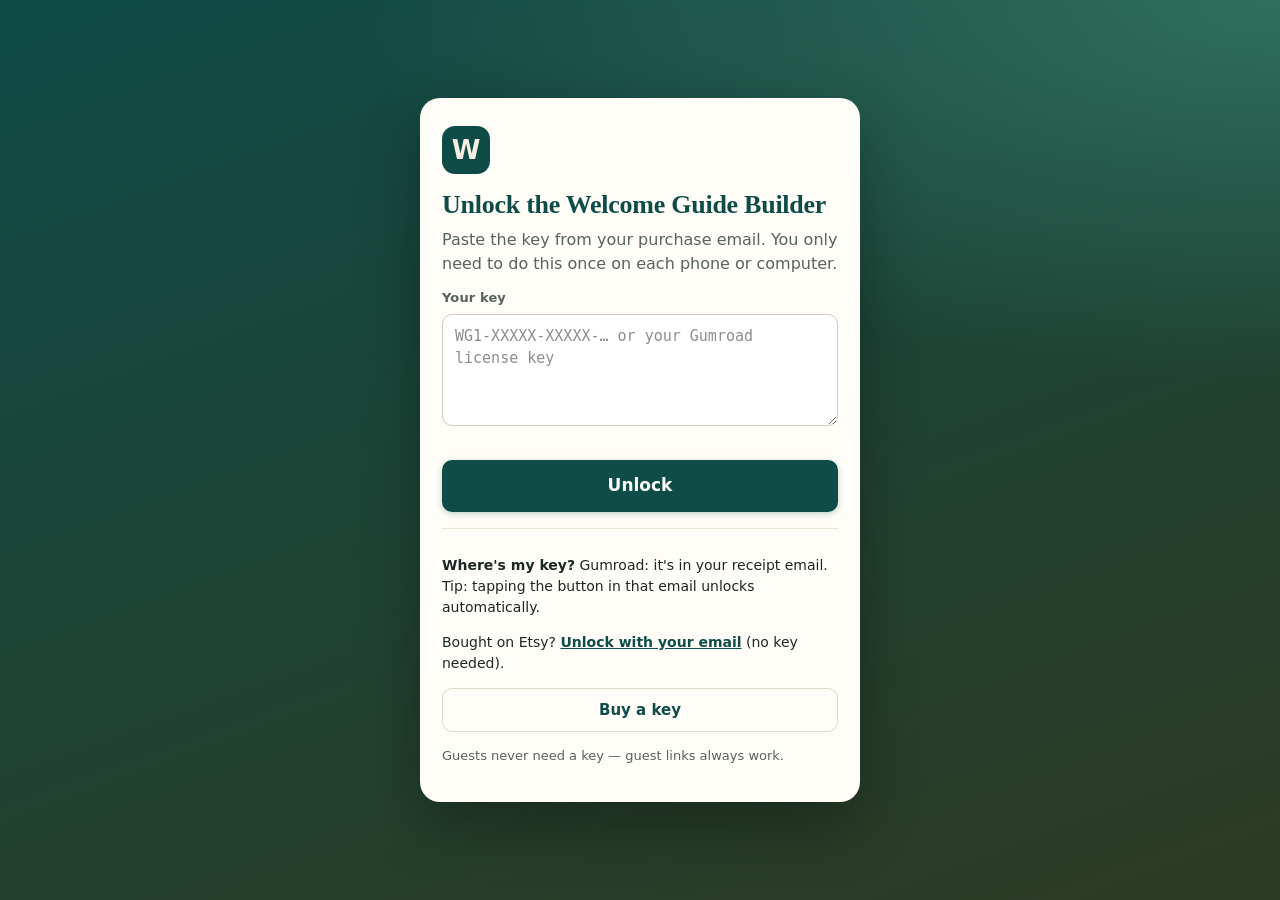
<file: index.html>
<!doctype html><html lang="en"><head><meta charset="utf-8"><meta http-equiv="Cache-Control" content="no-cache, no-store, must-revalidate"><meta http-equiv="Pragma" content="no-cache"><meta http-equiv="Expires" content="0"><meta name="wg-version" content="13"><meta name="theme-color" content="#0f4c47"><meta name="viewport" content="width=device-width,initial-scale=1">
<title>Welcome Guide</title><link rel="stylesheet" href="style.css?v=13"></head><body>
<div id="lock" class="lock" hidden><form id="lockForm" class="lockCard" novalidate>
 <span class="logo big" aria-hidden="true">W</span><h1>Unlock the Welcome Guide Builder</h1>
 <p>Paste the key from your purchase email. You only need to do this once on each phone or computer.</p>
 <label for="lockKey">Your key</label><textarea id="lockKey" rows="4" autocomplete="off" autocapitalize="characters" spellcheck="false" placeholder="WG1-XXXXX-XXXXX-… or your Gumroad license key"></textarea>
 <p id="lockErr" class="lockErr" role="alert"></p><button id="lockBtn" class="primary">Unlock</button>
 <div class="lockHelp"><p><b>Where's my key?</b> Gumroad: it's in your receipt email. Tip: tapping the button in that email unlocks automatically.</p><p hidden>Bought on Etsy? <a id="lockClaim" href="#">Claim your key with your order number</a>.</p><p hidden>Bought on Etsy? <a id="lockEmail" href="unlock.html">Unlock with your email</a> (no key needed).</p>
 <p><a id="lockBuy" class="btn ghost" hidden>Buy a key</a></p><p class="hint">Guests never need a key — guest links always work.</p></div></form></div>
<div id="editor" hidden>
 <header class="top"><h1><span class="logo" aria-hidden="true">W</span>Welcome Guide Builder</h1>
  <div class="actions"><button id="btnExample" class="ghost">Load example</button><button id="btnClear" class="ghost">Clear</button><button id="btnLink" class="primary">Create guest link</button></div>
</header>
 <div class="seg" role="tablist"><button id="tabEdit" class="on">✏️ Edit</button><button id="tabPrev">👁️ Preview</button></div>
 <main class="wrap">
  <form id="form" class="panel" onsubmit="return false">
   <fieldset id="langBox"><legend><span class="ic" aria-hidden="true">🌐</span>Guide language</legend>
    <label for="langSel" class="langLbl">Guide language (what guests will see)</label><select name="lang" id="langSel"><option value="en" lang="en">English</option><optgroup label="Southern Africa"><option value="af" lang="af">Afrikaans</option><option value="nso" lang="nso">Sepedi</option><option value="st" lang="st">Sesotho</option><option value="tn" lang="tn">Setswana</option><option value="nr" lang="nr">isiNdebele — Southern Ndebele</option><option value="ve" lang="ve">Tshivenḓa — Tshivenda</option><option value="xh" lang="xh">isiXhosa — Xhosa</option><option value="ts" lang="ts">Xitsonga</option><option value="zu" lang="zu">isiZulu — Zulu</option></optgroup><optgroup label="Africa"><option value="am" lang="am">አማርኛ — Amharic</option><option value="ha" lang="ha">Hausa</option><option value="ig" lang="ig">Asụsụ Igbo — Igbo</option><option value="sw" lang="sw">Kiswahili — Swahili</option><option value="yo" lang="yo">Yorùbá — Yoruba</option></optgroup><optgroup label="Europe"><option value="cs" lang="cs">Čeština — Czech</option><option value="da" lang="da">Dansk — Danish</option><option value="nl" lang="nl">Nederlands — Dutch</option><option value="fi" lang="fi">Suomi — Finnish</option><option value="fr" lang="fr">Français — French</option><option value="de" lang="de">Deutsch — German</option><option value="el" lang="el">Ελληνικά — Greek</option><option value="hu" lang="hu">Magyar — Hungarian</option><option value="it" lang="it">Italiano — Italian</option><option value="nb" lang="nb">Norsk — Norwegian</option><option value="pl" lang="pl">Polski — Polish</option><option value="pt" lang="pt">Português — Portuguese (Portugal)</option><option value="ro" lang="ro">Română — Romanian</option><option value="ru" lang="ru">Русский — Russian</option><option value="es" lang="es">Español — Spanish</option><option value="sv" lang="sv">Svenska — Swedish</option><option value="tr" lang="tr">Türkçe — Turkish</option><option value="uk" lang="uk">Українська — Ukrainian</option></optgroup><optgroup label="Middle East"><option value="ar" lang="ar">العربية — Arabic</option><option value="he" lang="he">עברית — Hebrew</option><option value="fa" lang="fa">فارسی — Persian</option></optgroup><optgroup label="Asia"><option value="bn" lang="bn">বাংলা — Bengali</option><option value="zh" lang="zh-Hans">简体中文 — Chinese (Simplified)</option><option value="zht" lang="zh-Hant">繁體中文 — Chinese (Traditional)</option><option value="fil" lang="fil">Filipino</option><option value="hi" lang="hi">हिन्दी — Hindi</option><option value="id" lang="id">Bahasa Indonesia — Indonesian</option><option value="ja" lang="ja">日本語 — Japanese</option><option value="ko" lang="ko">한국어 — Korean</option><option value="ms" lang="ms">Bahasa Melayu — Malay</option><option value="pa" lang="pa">ਪੰਜਾਬੀ — Punjabi</option><option value="ta" lang="ta">தமிழ் — Tamil</option><option value="th" lang="th">ไทย — Thai</option><option value="ur" lang="ur">اردو — Urdu</option><option value="vi" lang="vi">Tiếng Việt — Vietnamese</option></optgroup><optgroup label="Americas"><option value="ptbr" lang="pt-BR">Português (Brasil) — Portuguese (Brazil)</option><option value="es419" lang="es-419">Español (Latinoamérica) — Spanish (Latin America)</option></optgroup></select>
    <p class="hint">Translates the guide’s headings and buttons. Your own text stays as you typed it.</p></fieldset>
   <div class="intro"><b>How it works</b><ol><li>Fill in your details below (or tap <i>Load example</i> to see one). Everything saves automatically on this phone/browser only.</li><li>Tap <b>Create guest link</b>, then send the link on WhatsApp/email or print the QR code for the unit.</li><li>Guests open it in their phone browser — no app needed.</li></ol>
   <p>🔒 <b>Privacy:</b> everything you enter (Wi-Fi password, lockbox codes, address) is stored inside the link itself. Anyone with the link or QR code can read it — only share it with booked guests.</p>
   <p>🔁 <b>Changed something?</b> Make a new link and QR code after every edit. Old links keep showing the old details.</p></div>
   <fieldset><legend><span class="ic" aria-hidden="true">🏡</span>Property</legend>
    <label>Property name<input name="property"></label><label>Host name<input name="host"></label>
    <label>Welcome message<textarea name="welcome" rows="3"></textarea></label>
    <div id="trBox" class="trBox" hidden><button type="button" id="btnTr" class="ghost">🌐 Translate</button><p id="trStatus" class="hint" aria-live="polite"></p>
     <label id="trWrap">Welcome message (translated)<textarea name="welcomeT" rows="3" placeholder="Tap Translate, or type the welcome message in the guide language yourself"></textarea></label>
     <p class="hint">Machine translation by a free service — please check it. Only the welcome message is translated; your other text stays as you typed it.</p></div>
    <label>Address<textarea name="address" rows="2"></textarea></label>
    <label>Map link for address (optional)<input name="addressMap" placeholder="https://maps.google.com/..."></label></fieldset>
   <fieldset><legend><span class="ic" aria-hidden="true">🏢</span>Units</legend>
    <label class="chk"><input type="checkbox" id="multi"> This property has multiple units (rooms, flats, cottages)</label>
    <div id="unitsBox" hidden><p class="hint">Everything else in this form is the shared guide. Pick the building and unit, then tap <b>Create guest link</b> for that unit. Details are saved per building + unit and come back when you switch to it again.</p>
     <label>Dorm / building name<input id="uBldg" list="bldgList" placeholder="e.g. Block A" autocomplete="off"></label><datalist id="bldgList"></datalist>
     <label>Which unit<input id="uWhich" list="unitUsed" placeholder="e.g. 12 or Sea View" autocomplete="off"></label><datalist id="unitUsed"></datalist>
     <p class="hint" id="uLabel"></p>
     <details class="udetails"><summary>More details (optional)</summary>
      <label>Unit note<textarea rows="2" id="ud-note" data-ud="note" placeholder="e.g. Ground floor, sea-facing"></textarea></label>
      <div class="row"><label>Wi-Fi name (override)<input id="ud-wifiName" data-ud="wifiName" placeholder="Leave blank to use shared"></label><label>Wi-Fi password (override)<input id="ud-wifiPass" data-ud="wifiPass"></label></div>
      <label>Door / lockbox code<input id="ud-code" data-ud="code"></label>
      <label>Extra note<textarea rows="2" id="ud-extra" data-ud="extra"></textarea></label></details></div></fieldset>
   <fieldset><legend><span class="ic" aria-hidden="true">🔑</span>Check-in / Check-out</legend><div class="row">
    <label>Check-in from<input name="checkin" type="time"></label><label>Check-out by<input name="checkout" type="time"></label></div>
    <label>Check-in instructions<textarea name="checkinNotes" rows="3"></textarea></label>
    <label>Check-out instructions<textarea name="checkoutNotes" rows="2"></textarea></label></fieldset>
   <fieldset><legend><span class="ic" aria-hidden="true">📶</span>Wi-Fi</legend><div class="row"><label>Network name<input name="wifiName"></label><label>Password<input name="wifiPass"></label></div></fieldset>
   <fieldset><legend><span class="ic" aria-hidden="true">📋</span>House rules</legend><p class="hint">One rule per line item, e.g. "No smoking indoors".</p><div class="list" data-list="rules"></div><button type="button" class="add" data-add="rules">+ Add rule</button></fieldset>
   <fieldset><legend><span class="ic" aria-hidden="true">🛠️</span>Appliances &amp; how-to</legend><p class="hint">Ideas: load-shedding &amp; the inverter, gate remote / alarm, geyser, braai, DStv/TV, washing machine.</p><div class="list" data-list="howto"></div><button type="button" class="add" data-add="howto">+ Add note</button></fieldset>
   <fieldset><legend><span class="ic" aria-hidden="true">🚗</span>Parking</legend><textarea name="parking" rows="2"></textarea></fieldset>
   <fieldset><legend><span class="ic" aria-hidden="true">🌍</span>Local recommendations</legend><p class="hint">Map link: in Google Maps, find the place, tap <b>Share → Copy link</b>, and paste it here.</p><div class="list" data-list="recs"></div><button type="button" class="add" data-add="recs">+ Add place</button></fieldset>
   <fieldset><legend><span class="ic" aria-hidden="true">☎️</span>Contacts</legend><div class="row"><label>Host phone<input name="hostPhone" type="tel" placeholder="+27 82 123 4567"></label><label>WhatsApp<input name="hostWhatsapp" type="tel"></label></div>
    <p class="hint">Type numbers as you would dial them, e.g. 082 123 4567 or +27 82 123 4567 — both work. WhatsApp numbers starting with 0 are converted to +27 automatically.</p><p class="hint"><b>Emergency &amp; useful numbers</b> (SA defaults included — edit as needed)</p><div class="list" data-list="emergency"></div><button type="button" class="add" data-add="emergency">+ Add contact</button></fieldset>
   <fieldset><legend><span class="ic" aria-hidden="true">✅</span>Checkout checklist</legend><div class="list" data-list="checklist"></div><button type="button" class="add" data-add="checklist">+ Add item</button></fieldset>
   <p class="hint" id="saved">✓ Autosaved on this device.</p><p class="hint verStamp" id="wgVer">Builder version v11</p>
  </form>
  <section class="previewWrap"><div class="previewLabel">Live guest preview</div><div class="phone"><div id="preview" class="guide"></div></div></section>
 </main>
 <div id="modal" class="modal" hidden><div class="card">
  <h2 id="modalTitle">Guest link ready</h2><p class="hint" id="linkInfo"></p>
  <textarea id="linkOut" rows="4" readonly></textarea>
  <div class="actions"><button id="btnCopy" class="primary">Copy link</button><a id="btnOpen" class="ghost btn" target="_blank">Open</a><button id="btnClose" class="ghost">Close</button></div>
  <div id="qr"></div><p class="hint">Print this QR code and leave it in the unit.</p><div class="actions qrAct"><button id="btnPrint" class="ghost">🖨️ Print QR</button><button id="btnPng" class="ghost">⬇️ Download QR (PNG)</button><button id="btnShare" class="ghost">📤 Share</button></div></div></div>

</div>
<div id="guest" class="guide guestPage" hidden></div>
<div id="toast" class="toast"><span id="toastMsg"></span><button id="toastUndo" hidden>Undo</button></div>
<script src="lib/lz-string.min.js"></script><script src="lib/qrcode.js"></script><script src="lib/nacl-fast.min.js"></script><script src="config.js?v=13"></script><script src="gate.js?v=13"></script><script src="langs.js?v=13"></script><script src="app.js?v=13"></script>
</body></html>
</file>
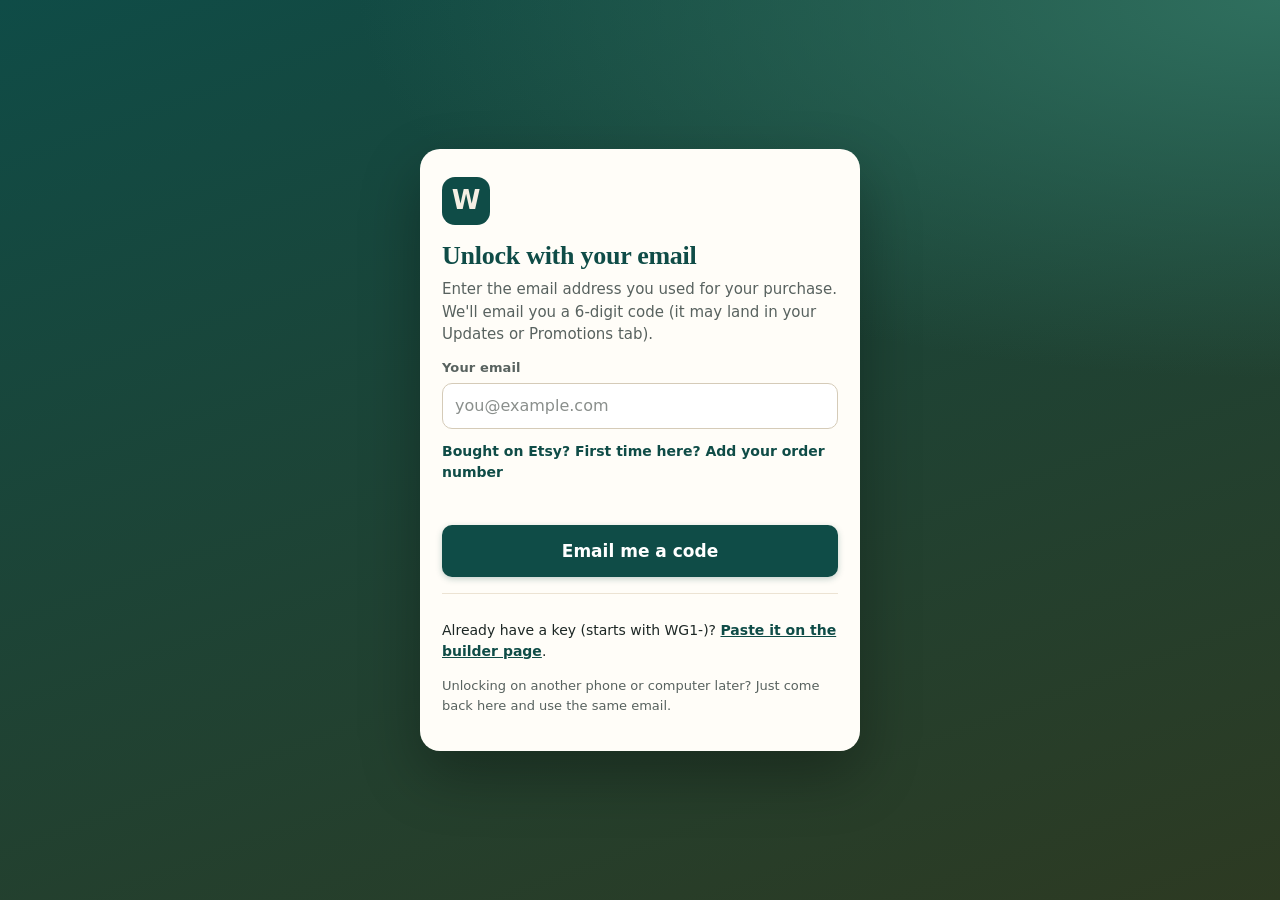
<file: unlock.html>
<!doctype html><html lang="en"><head><meta charset="utf-8"><meta name="viewport" content="width=device-width,initial-scale=1"><meta name="theme-color" content="#0f4c47">
<meta name="robots" content="noindex"><title>Unlock with your email · Welcome Guide</title><link rel="stylesheet" href="style.css?v=13">
<style>
.lockCard form[hidden],.lockCard [hidden]{display:none!important}
.lockCard .wide{width:100%;margin-top:var(--s3);min-height:52px;font-size:17px}
#code{font:600 28px/1.2 ui-monospace,Menlo,monospace;letter-spacing:.35em;text-align:center;padding-left:.35em}
.lockCard details{margin-top:var(--s3);font-size:14px;color:var(--muted)}.lockCard summary{cursor:pointer;color:var(--teal);font-weight:600;min-height:32px;display:flex;align-items:center}
.sent{background:var(--teal-50);border-radius:var(--r-sm);padding:10px 12px;font-size:14px;margin:0 0 var(--s2)}.sent b{word-break:break-all}
.links{display:flex;justify-content:space-between;gap:12px;flex-wrap:wrap;margin-top:var(--s3);font-size:14px}
.linkBtn{background:none;border:0;padding:6px 0;min-height:36px;color:var(--teal);font-weight:600;font-size:14px;box-shadow:none}.linkBtn:disabled{color:var(--muted);font-weight:400}
.ok{color:var(--teal);font-weight:600}
</style></head><body>
<div class="lock"><div class="lockCard">
 <span class="logo big" aria-hidden="true">W</span><h1>Unlock with your email</h1>
 <form id="f1" novalidate>
  <p class="hint" style="font-size:15px">Enter the email address you used for your purchase. We'll email you a 6-digit code (it may land in your Updates or Promotions tab).</p>
  <label for="email">Your email</label><input id="email" type="email" inputmode="email" autocomplete="email" autocapitalize="off" spellcheck="false" required placeholder="you@example.com">
  <details id="orderBox"><summary>Bought on Etsy? First time here? Add your order number</summary>
   <label for="order">Etsy order number</label><input id="order" inputmode="numeric" autocomplete="off" placeholder="e.g. 3141592653">
   <p class="hint">Find it in your Etsy purchase receipt (Purchases → your order). You only need it the first time.</p></details>
  <p id="e1" class="lockErr" role="alert"></p>
  <button id="b1" class="primary wide">Email me a code</button>
 </form>
 <form id="f2" novalidate hidden>
  <p class="sent" id="sentTo"></p>
  <label for="code">6-digit code</label><input id="code" inputmode="numeric" autocomplete="one-time-code" maxlength="7" required placeholder="000000">
  <p class="hint">The email comes from <b>Welcome Guide</b>. Not in your inbox after 2 minutes? In Gmail, check the <b>Updates</b> or <b>Promotions</b> tab, and your spam folder.</p>
  <p id="e2" class="lockErr" role="alert"></p>
  <button id="b2" class="primary wide">Unlock</button>
  <div class="links"><button type="button" id="resend" class="linkBtn">Send a new code</button><button type="button" id="back" class="linkBtn">Use a different email</button></div>
 </form>
 <div id="done" hidden><p class="ok" role="status">Unlocked! Opening the builder…</p><p class="hint">If nothing happens, <a id="goLink" href="./">tap here</a>.</p></div>
 <div id="off" hidden><p>Email unlock isn't switched on yet. Please use the unlock key from your order instead.</p></div>
 <div class="lockHelp"><p>Already have a key (starts with WG1-)? <a href="./">Paste it on the builder page</a>.</p><p class="hint">Unlocking on another phone or computer later? Just come back here and use the same email.</p></div>
</div></div>
<script src="config.js?v=13"></script>
<script>
(function(){
const C=window.WG_CONFIG||{},S=String(C.serviceUrl||'').replace(/\/$/,''),$=id=>document.getElementById(id);
const q=new URLSearchParams(location.search),LS='wg-unlock-email';let email='',cool=0,timer=0;
if(!S||!C.emailUnlock){$('f1').hidden=true;$('off').hidden=false;return}
$('email').value=q.get('email')||localStorage.getItem(LS)||'';
if(q.get('order')){$('order').value=q.get('order');$('orderBox').open=true}
async function api(path,body){const ac=new AbortController(),t=setTimeout(()=>ac.abort(),15000);
  try{const r=await fetch(S+path,{method:'POST',headers:{'content-type':'application/json'},body:JSON.stringify(body),signal:ac.signal,cache:'no-store'});
    const j=await r.json().catch(()=>({}));return {status:r.status,j}}
  catch(e){return {status:0,j:{error:"We couldn't reach the unlock service. Check your internet connection and try again."}}}finally{clearTimeout(t)}}
function busy(b,on,label){b.disabled=on;b.textContent=on?'Please wait…':label}
function startCool(s){cool=s;clearInterval(timer);const b=$('resend');const tick=()=>{if(cool<=0){clearInterval(timer);b.disabled=false;b.textContent='Send a new code';return}b.disabled=true;b.textContent='New code in '+cool+'s';cool--};tick();timer=setInterval(tick,1000)}
async function request(){
  const r=await api('/otp/request',{email,order:$('order').value.trim()});
  if(r.status!==200)return r.j.error||'Something went wrong. Please try again.';
  localStorage.setItem(LS,email);$('sentTo').textContent='';
  const s=$('sentTo');s.append('If '),s.appendChild(Object.assign(document.createElement('b'),{textContent:email})),s.append(' is registered for a purchase, a code is on its way. It expires in 15 minutes.');
  startCool(60);return '';
}
$('f1').onsubmit=async e=>{e.preventDefault();const b=$('b1');$('e1').textContent='';
  email=$('email').value.trim().toLowerCase();if(!/^[^\s@]+@[^\s@]+\.[^\s@]{2,}$/.test(email)){$('e1').textContent='Please enter a valid email address.';return}
  busy(b,true);const err=await request();busy(b,false,'Email me a code');
  if(err){$('e1').textContent=err;return}$('f1').hidden=true;$('f2').hidden=false;$('code').value='';$('code').focus()};
$('resend').onclick=async()=>{$('e2').textContent='';const err=await request();$('e2').textContent=err||'';if(!err){$('code').value='';$('code').focus()}};
$('back').onclick=()=>{$('f2').hidden=true;$('f1').hidden=false;$('e1').textContent='';$('email').focus()};
$('code').oninput=()=>{const d=$('code').value.replace(/\D/g,'').slice(0,6);$('code').value=d;if(d.length===6&&!$('b2').disabled)$('f2').requestSubmit?$('f2').requestSubmit():$('b2').click()};
$('f2').onsubmit=async e=>{e.preventDefault();const b=$('b2'),code=$('code').value.replace(/\D/g,'');$('e2').textContent='';
  if(code.length!==6){$('e2').textContent='Type the 6-digit code from the email.';return}
  busy(b,true);const r=await api('/otp/verify',{email,code});
  if(r.status===200&&r.j.ok&&r.j.key){const url='./?key='+encodeURIComponent(r.j.key);$('f2').hidden=true;$('done').hidden=false;$('goLink').href=url;location.replace(url);return}
  busy(b,false,'Unlock');$('e2').textContent=r.j.error||'Something went wrong. Please try again.';$('code').select()};
})();
</script></body></html>
</file>
<file: style.css>
/* Welcome Guide — visual system v2 */
:root{--teal:#0f4c47;--teal-2:#14675f;--teal-50:#e8f2ef;--olive:#5c6b3a;--sand:#f5efe4;--sand-2:#ece3d3;--cream:#fffdf8;--ink:#1d2725;--muted:#58625f;--line:#e2d9c8;--accent:#b4531f;--accent-50:#fbeee4;--danger:#b42318;--danger-50:#fdecea;--wa:#15803d;
 --r-sm:10px;--r:14px;--r-lg:20px;--s1:4px;--s2:8px;--s3:12px;--s4:16px;--s5:24px;--s6:32px;
 --shadow:0 1px 2px rgba(29,39,37,.06),0 4px 14px rgba(29,39,37,.06);--sans:system-ui,-apple-system,"Segoe UI",Roboto,"Helvetica Neue",Arial,sans-serif;--serif:"Iowan Old Style","Palatino Linotype",Palatino,Georgia,"Times New Roman",serif}
[hidden]{display:none!important}
*{box-sizing:border-box}
body{margin:0;font-family:var(--sans);font-size:16px;line-height:1.5;background:var(--sand);color:var(--ink);-webkit-font-smoothing:antialiased}
h1,h2,legend{font-family:var(--serif);letter-spacing:-.01em}
/* buttons */
button,.btn{font:inherit;font-weight:600;font-size:15px;border:1px solid transparent;border-radius:var(--r-sm);padding:10px 16px;min-height:44px;cursor:pointer;text-decoration:none;display:inline-flex;align-items:center;justify-content:center;gap:6px;transition:background .15s,box-shadow .15s,transform .05s}
button:active,.btn:active{transform:translateY(1px)}
button:focus-visible,a:focus-visible{outline:3px solid #f2b98f;outline-offset:2px}
.primary{background:var(--teal);color:#fff;box-shadow:0 2px 6px rgba(15,76,71,.25)}.primary:hover{background:var(--teal-2)}
.ghost{background:var(--cream);color:var(--teal);border-color:var(--line)}.ghost:hover{background:var(--teal-50)}
/* header */
.top{position:sticky;top:0;z-index:5;background:var(--teal);color:#fff;padding:var(--s3) var(--s4);display:flex;flex-wrap:wrap;gap:var(--s3);align-items:center;justify-content:space-between}
.top h1{font-size:19px;margin:0;display:flex;align-items:center;gap:10px;font-weight:600}
.logo{display:inline-grid;place-items:center;width:32px;height:32px;border-radius:9px;background:var(--sand);color:var(--teal);font-weight:700;font-size:18px}
.actions{display:flex;gap:var(--s2);flex-wrap:wrap}
.top .ghost{background:transparent;color:#fff;border-color:rgba(255,255,255,.35)}.top .ghost:hover{background:rgba(255,255,255,.1)}
.top .primary{background:var(--sand);color:var(--teal)}
/* layout */
.wrap{display:grid;grid-template-columns:minmax(0,1fr) 400px;gap:var(--s5);padding:var(--s5) var(--s4);max-width:1200px;margin:auto}
.wrap>*{min-width:0}
@media(max-width:900px){.wrap{grid-template-columns:1fr}}
/* intro */
.intro{background:var(--cream);border:1px solid var(--line);border-left:4px solid var(--accent);border-radius:var(--r);padding:var(--s4);margin-bottom:var(--s4);font-size:14px;color:var(--ink)}
.intro>b{font-family:var(--serif);font-size:17px;display:block;margin-bottom:var(--s1)}
.intro ol{margin:var(--s2) 0;padding-left:20px}.intro li{margin:var(--s1) 0}.intro p{margin:var(--s2) 0 0;color:var(--muted)}
/* form cards */
fieldset{border:1px solid var(--line);background:var(--cream);border-radius:var(--r);padding:var(--s4);margin:0 0 var(--s4);box-shadow:var(--shadow);min-width:0}
legend{font-weight:600;font-size:18px;padding:0 0 var(--s3);float:left;width:100%;margin-bottom:var(--s3);color:var(--teal);border-bottom:1px solid var(--sand-2);display:flex;align-items:center;gap:10px}
legend+*,fieldset>.row{clear:both}
.ic{display:inline-grid;place-items:center;width:34px;height:34px;border-radius:10px;background:var(--teal-50);font-size:17px;flex:none}
label{display:block;font-size:13px;font-weight:600;color:var(--muted);margin:var(--s3) 0 0;letter-spacing:.01em}
input,textarea{display:block;width:100%;font:inherit;font-size:16px;font-weight:400;color:var(--ink);padding:10px 12px;min-height:44px;border:1px solid #d5cbb8;border-radius:var(--r-sm);margin-top:6px;background:#fff;transition:border-color .15s,box-shadow .15s}
input::placeholder,textarea::placeholder{color:#8a8f8c}
input:focus,textarea:focus{outline:none;border-color:var(--teal-2);box-shadow:0 0 0 3px rgba(20,103,95,.18)}
textarea{resize:vertical}
.row{display:grid;grid-template-columns:1fr 1fr;gap:var(--s3)}
.list{display:flex;flex-direction:column;gap:var(--s2)}
.item{display:flex;gap:var(--s2);align-items:flex-end;flex-wrap:wrap;padding:var(--s3);background:#fff;border:1px solid var(--sand-2);border-radius:var(--r-sm)}
.item .f{flex:1 1 140px;margin:0;font-size:13px}.item .f input,.item .f textarea{margin-top:4px}
.item .rm{min-width:44px;min-height:44px;margin-left:var(--s3);background:var(--danger-50);color:var(--danger);border-color:#f5c2bd;padding:0}
.item .rm:hover{background:#fbd9d5}
.add{background:transparent;color:var(--teal);border:1.5px dashed #9fbcb6;margin-top:var(--s3);width:100%}.add:hover{background:var(--teal-50)}
.hint{font-size:13px;color:var(--muted);margin:var(--s2) 0}
#saved{text-align:center;color:var(--olive);font-weight:600}
/* preview */
.previewWrap{position:sticky;top:84px;align-self:start}.previewLabel{font-size:12px;font-weight:600;text-transform:uppercase;letter-spacing:.08em;color:var(--muted);margin-bottom:var(--s2);text-align:center}
.phone{border:10px solid #1d2725;border-radius:36px;height:760px;overflow:auto;background:var(--sand);box-shadow:0 20px 40px rgba(29,39,37,.18)}
/* modal */
.modal{position:fixed;inset:0;background:rgba(18,30,28,.55);backdrop-filter:blur(3px);display:flex;align-items:center;justify-content:center;padding:var(--s4);z-index:20}
.modal .card{background:var(--cream);border-radius:var(--r-lg);padding:var(--s5);max-width:480px;width:100%;max-height:95vh;overflow:auto;box-shadow:0 24px 60px rgba(0,0,0,.25)}
.modal h2{margin:0 0 var(--s1);font-size:24px;color:var(--teal)}
#linkOut{font-size:13px;word-break:break-all;font-family:ui-monospace,Menlo,monospace;background:#fff;margin:var(--s3) 0}
#qr{text-align:center;margin-top:var(--s4);background:#fff;border:1px solid var(--line);border-radius:var(--r);padding:var(--s4)}#qr svg,#qr img{width:220px;height:220px}
.qrAct{justify-content:center;margin-top:var(--s2)}.qrAct button{flex:1 1 160px}
/* toast */
.toast{position:fixed;left:50%;bottom:24px;transform:translateX(-50%) translateY(8px);background:var(--ink);color:#fff;padding:10px 18px;border-radius:999px;opacity:0;transition:.2s;pointer-events:none;z-index:30;display:flex;gap:var(--s3);align-items:center;font-size:14px;box-shadow:0 8px 24px rgba(0,0,0,.2)}
.toast.on{opacity:1;transform:translateX(-50%)}.toast.on #toastUndo{pointer-events:auto}
#toastUndo{background:var(--accent);color:#fff;min-height:36px;padding:4px 14px;font-size:14px}
/* edit/preview segmented */
.seg{display:none}
/* ---------- guest guide ---------- */
.guide{font-size:16px;line-height:1.55;color:var(--ink)}
.guestPage{max-width:560px;margin:auto;background:var(--sand);min-height:100vh}
.hero{position:relative;background:radial-gradient(120% 90% at 100% 0,#2f6f5e 0,transparent 60%),linear-gradient(160deg,#0f4c47 0,#123f3b 55%,#2d3a22 100%);color:#fff;padding:44px 24px 36px;overflow:hidden}
.hero::after{content:"";position:absolute;right:-40px;bottom:-60px;width:200px;height:200px;border-radius:50%;border:1px solid rgba(245,239,228,.18);box-shadow:0 0 0 24px rgba(245,239,228,.05)}
.hero small{color:#f2c9a8;letter-spacing:.14em;text-transform:uppercase;font-size:12px;font-weight:700}
.hero h1{margin:8px 0 14px;font-size:34px;line-height:1.1;font-weight:600}
.hero p{margin:0;color:rgba(255,255,255,.92);white-space:pre-line;font-size:16px;position:relative;z-index:1}
.hero p:last-child{margin-top:14px;color:#f2c9a8;font-style:italic;font-family:var(--serif)}
.nav{display:flex;gap:var(--s2);overflow-x:auto;padding:var(--s3) var(--s4);background:rgba(255,253,248,.96);backdrop-filter:blur(6px);position:sticky;top:0;z-index:2;border-bottom:1px solid var(--line);scrollbar-width:none}
.nav::-webkit-scrollbar{display:none}
.nav a{white-space:nowrap;font-size:14px;font-weight:600;padding:0 14px;min-height:44px;display:inline-flex;align-items:center;border-radius:999px;background:#fff;border:1px solid var(--line);color:var(--teal);text-decoration:none}
.nav a.active{background:var(--teal);border-color:var(--teal);color:#fff}
.sec{background:var(--cream);margin:var(--s4);border-radius:var(--r-lg);padding:var(--s5) 20px;box-shadow:var(--shadow);border:1px solid var(--line);scroll-margin-top:78px}
.sec h2{font-size:21px;margin:0 0 var(--s4);color:var(--teal);font-weight:600}
.pre{white-space:pre-line}
.times{display:grid;grid-template-columns:1fr 1fr;gap:var(--s3)}.times div{background:var(--teal-50);border-radius:var(--r);padding:var(--s3);text-align:center;font-size:13px;font-weight:600;color:var(--muted);text-transform:uppercase;letter-spacing:.06em}
.times b{display:block;font-family:var(--serif);font-size:30px;color:var(--teal);letter-spacing:0;text-transform:none;margin-top:2px}
.wifi{background:linear-gradient(150deg,#123f3b,#0f4c47);color:#fff;border-radius:var(--r);padding:20px;font-size:15px;color:rgba(255,255,255,.85)}.wifi b{color:#fff;font-size:17px}
.wifi .pw{display:flex;justify-content:space-between;align-items:center;gap:var(--s3);background:rgba(255,255,255,.1);border:1px dashed rgba(255,255,255,.35);border-radius:var(--r-sm);padding:12px 14px;margin-top:var(--s3);font-family:ui-monospace,Menlo,monospace;font-size:18px;font-weight:600;width:100%;color:#fff;text-align:left;word-break:break-all}
.wifi .pw span:last-child{font-family:var(--sans);font-size:13px;background:var(--sand);color:var(--teal);padding:4px 10px;border-radius:999px;white-space:nowrap}
ul.clean{list-style:none;padding:0;margin:0}ul.clean li{padding:10px 0 10px 30px;position:relative;border-bottom:1px solid var(--sand-2)}ul.clean li:last-child{border:0}
ul.clean li::before{content:"";position:absolute;left:6px;top:19px;width:8px;height:8px;border-radius:50%;background:var(--accent)}
.how{padding:var(--s3) 0;border-bottom:1px solid var(--sand-2)}.how:last-child{border:0}.how b{display:block;color:var(--teal);margin-bottom:2px}
.rec{display:flex;justify-content:space-between;align-items:center;gap:var(--s3);padding:14px 0;border-bottom:1px solid var(--sand-2)}.rec:last-child{border:0}
.rec .hint{margin:4px 0 0}
.tag{font-size:12px;font-weight:700;background:var(--accent-50);color:#8a3a12;border-radius:999px;padding:2px 9px;margin-left:8px;vertical-align:2px;font-family:var(--sans)}
.pill{display:inline-flex;align-items:center;justify-content:center;gap:6px;background:var(--teal);color:#fff;text-decoration:none;border-radius:999px;padding:0 16px;min-height:44px;font-size:15px;font-weight:600;white-space:nowrap}
.pill.wa{background:var(--wa)}.pill.map{background:#fff;color:var(--teal);border:1.5px solid var(--teal)}.pill.red{background:var(--danger)}
.sec>.pill.map{margin-top:var(--s3)}
.contacts{display:flex;flex-direction:column}.contact{display:flex;justify-content:space-between;align-items:center;gap:var(--s3);padding:10px 0;border-bottom:1px solid var(--sand-2)}.contact:last-child{border:0}
.check{display:flex;flex-direction:column;gap:var(--s2);margin-top:var(--s2)}
.check label{display:flex;gap:var(--s3);align-items:center;font-size:16px;font-weight:500;color:var(--ink);margin:0;min-height:48px;padding:6px 14px;border:1px solid var(--line);border-radius:var(--r-sm);background:#fff;cursor:pointer}
.check input{width:24px;height:24px;min-height:24px;flex:none;margin:0;accent-color:var(--teal)}
.check label:has(input:checked){background:var(--teal-50);color:var(--muted);text-decoration:line-through}
.foot{text-align:center;color:var(--muted);font-family:var(--serif);font-style:italic;font-size:15px;padding:var(--s6) var(--s4)}
.empty{color:var(--muted);text-align:center;padding:48px 16px}
/* phones */
@media(max-width:900px){
 .top{position:static;padding:var(--s3)}.top h1{font-size:17px;width:100%}
 #btnLink{position:fixed;left:12px;right:12px;bottom:12px;z-index:15;box-shadow:0 8px 24px rgba(15,76,71,.4);font-size:16px;min-height:52px;background:var(--teal);color:#fff}
 html{scroll-padding-bottom:96px;scroll-padding-top:56px}body{padding-bottom:84px}.toast{bottom:84px}
 .seg{display:flex;position:sticky;top:0;z-index:6;background:var(--sand);padding:var(--s2) var(--s3);gap:4px;border-bottom:1px solid var(--line)}
 .seg button{flex:1;background:transparent;color:var(--teal);border-color:var(--line);background:var(--cream)}.seg button.on{background:var(--teal);color:#fff;border-color:var(--teal)}
 .previewWrap{display:none}.showPrev .previewWrap{display:block}.showPrev #form{display:none}
 .phone{border:0;border-radius:0;height:auto;box-shadow:none}.previewLabel{display:none}.wrap{padding:var(--s3)}
 .modal{padding:var(--s2)}.modal .card{padding:20px}
}
@media print{body *{visibility:hidden}#modal,#modal #qr,#modal #qr *{visibility:visible}#modal{position:absolute;inset:0;background:#fff}#modal #qr{position:absolute;top:2cm;left:0;right:0;border:0}#modal #qr svg{width:10cm;height:10cm}}
/* lock screen */
.lock{min-height:100vh;display:flex;align-items:center;justify-content:center;padding:var(--s4);background:radial-gradient(120% 70% at 100% 0,#2f6f5e 0,transparent 60%),linear-gradient(160deg,#0f4c47,#2d3a22)}
.lockCard{background:var(--cream);border-radius:var(--r-lg);padding:28px 22px;max-width:440px;width:100%;box-shadow:0 24px 60px rgba(0,0,0,.3)}
.lockCard h1{font-size:26px;color:var(--teal);margin:var(--s4) 0 var(--s2);line-height:1.15}.lockCard>p{color:var(--muted);margin:0 0 var(--s3)}
.logo.big{width:48px;height:48px;font-size:26px;background:var(--teal);color:var(--sand);border-radius:13px}
#lockKey{font-family:ui-monospace,Menlo,monospace;font-size:15px}#lockBtn{width:100%;margin-top:var(--s2);min-height:52px;font-size:17px}
.lockErr{color:var(--danger);font-weight:600;font-size:14px;min-height:1em;margin:var(--s2) 0}
.lockHelp{margin-top:var(--s4);padding-top:var(--s3);border-top:1px solid var(--sand-2);font-size:14px}.lockHelp a{color:var(--teal);font-weight:600}.lockHelp .btn{width:100%}
/* v3: units, all-QR page */
.unitName{font-size:1.05rem;font-weight:600;opacity:.9;margin:.15rem 0 .2rem}
.chk{display:flex;gap:.5rem;align-items:center;font-weight:600}.chk input{width:auto}
.units{display:flex;flex-direction:column;gap:.4rem;margin:.6rem 0}
.unit{border:1px solid #d9e2e0;border-radius:10px;padding:.4rem .6rem;background:#fff}
.unit summary{display:flex;gap:.5rem;align-items:center;cursor:pointer;list-style:none}.unit summary::-webkit-details-marker{display:none}
.unit summary input{flex:1;margin:0}.unit summary .hint{white-space:nowrap;margin:0}
.unit[open]{background:#f6faf9}
#unitsModal .card{max-height:90vh;overflow:auto}
.ulinks{display:flex;flex-direction:column;gap:.4rem;margin-top:.8rem}
.ulink{border-top:1px solid #e3e9e8;padding-top:.5rem;display:flex;flex-wrap:wrap;gap:.3rem .6rem;align-items:center}.ulink .actions{width:100%;margin:0;display:flex;flex-wrap:wrap;gap:.3rem}
.ulink .actions button,.ulink .actions .btn{padding:.35rem .7rem;font-size:.85rem}
.allqr{position:fixed;inset:0;z-index:60;background:#fff;overflow:auto;padding:1rem;color:#000}
.allqrBar{display:flex;gap:.5rem;margin-bottom:.8rem}.allqr h1{font-size:1.2rem;margin:0 0 .8rem}
.qgrid{display:grid;grid-template-columns:repeat(auto-fill,minmax(150px,1fr));gap:12px}
.qcell{border:1px dashed #bbb;border-radius:8px;padding:8px;text-align:center;break-inside:avoid;page-break-inside:avoid}
.qcell svg{width:100%;height:auto;display:block}.qcell b{display:block;font-size:1rem;margin-top:4px}.qcell small{color:#555}
@media print{body.allqrOn *{visibility:visible!important}body.allqrOn #editor>*:not(#allqr),body.allqrOn #toast{display:none!important}
 body.allqrOn #allqr{position:static;padding:0}body.allqrOn .allqrBar{display:none}body.allqrOn .qgrid{grid-template-columns:repeat(4,1fr)}}
/* v4: manual units */
.bldgName{font-size:.95rem;opacity:.85;margin:.1rem 0 0}
.uhead{display:flex;align-items:center;justify-content:space-between;gap:.5rem}.uhead .ulab{flex:1;min-width:0;overflow-wrap:anywhere}
.unit .rm{min-width:44px;min-height:44px;padding:0;background:var(--danger-50);color:var(--danger);border-color:#f5c2bd}
.row3{display:grid;grid-template-columns:1fr;gap:.4rem}@media(min-width:560px){.row3{grid-template-columns:1fr 2fr 2fr}}
.unit details summary{cursor:pointer;margin:.3rem 0}.bulk{margin:.6rem 0}.bulk>summary{cursor:pointer;font-weight:600}
.ulink .rmu{color:var(--danger)}
.unit details summary{display:block}
/* v4: languages */
#guest,#preview{font-family:system-ui,-apple-system,"Segoe UI",Roboto,"Noto Sans","Noto Sans Ethiopic","Nyala","Noto Sans Thai","Leelawadee UI","Noto Sans Devanagari","Nirmala UI","Noto Sans CJK SC","PingFang SC","Hiragino Sans","Microsoft YaHei","Malgun Gothic","Noto Naskh Arabic","Segoe UI Historic",sans-serif}
[dir=rtl] .contact,[dir=rtl] .wifi{text-align:right}[dir=rtl] .pw,[dir=rtl] .pill{direction:ltr;unicode-bidi:isolate}[dir=rtl] .nav{direction:rtl}
select{display:block;width:100%;font:inherit;font-size:16px;color:var(--ink);padding:10px 12px;min-height:44px;border:1px solid #d5cbb8;border-radius:var(--r-sm);margin-top:6px;background:#fff}
#langBox label{font-weight:600}
.udetails{margin:.6rem 0}.udetails>summary{cursor:pointer;font-weight:600}
.langLbl{font-size:15px;color:var(--ink)}
.trBox{margin-top:8px;padding:10px 12px;border:1px dashed #d5cbb8;border-radius:var(--r-sm);background:#fff}.trBox .warn{color:#9a4b00;font-weight:600}
.wTog{background:transparent;border:1px solid rgba(245,239,228,.45);color:#f5efe4;font-size:13px;padding:4px 10px;min-height:32px;border-radius:999px;margin-top:2px;cursor:pointer}
.unitBadge{position:relative;z-index:1;display:inline-flex;flex-wrap:wrap;align-items:baseline;gap:.15rem .5rem;margin:0 0 14px;padding:8px 14px;border-radius:14px;background:rgba(245,239,228,.16);border:1px solid rgba(245,239,228,.35);color:#fff}.unitBadge .ubL{font-size:12px;font-weight:700;letter-spacing:.08em;text-transform:uppercase;color:#f2c9a8}.unitBadge .ubV{font-size:20px;font-weight:700;line-height:1.2}
.verStamp{opacity:.6;font-size:12px;text-align:center;margin-top:.25rem}
</file>
